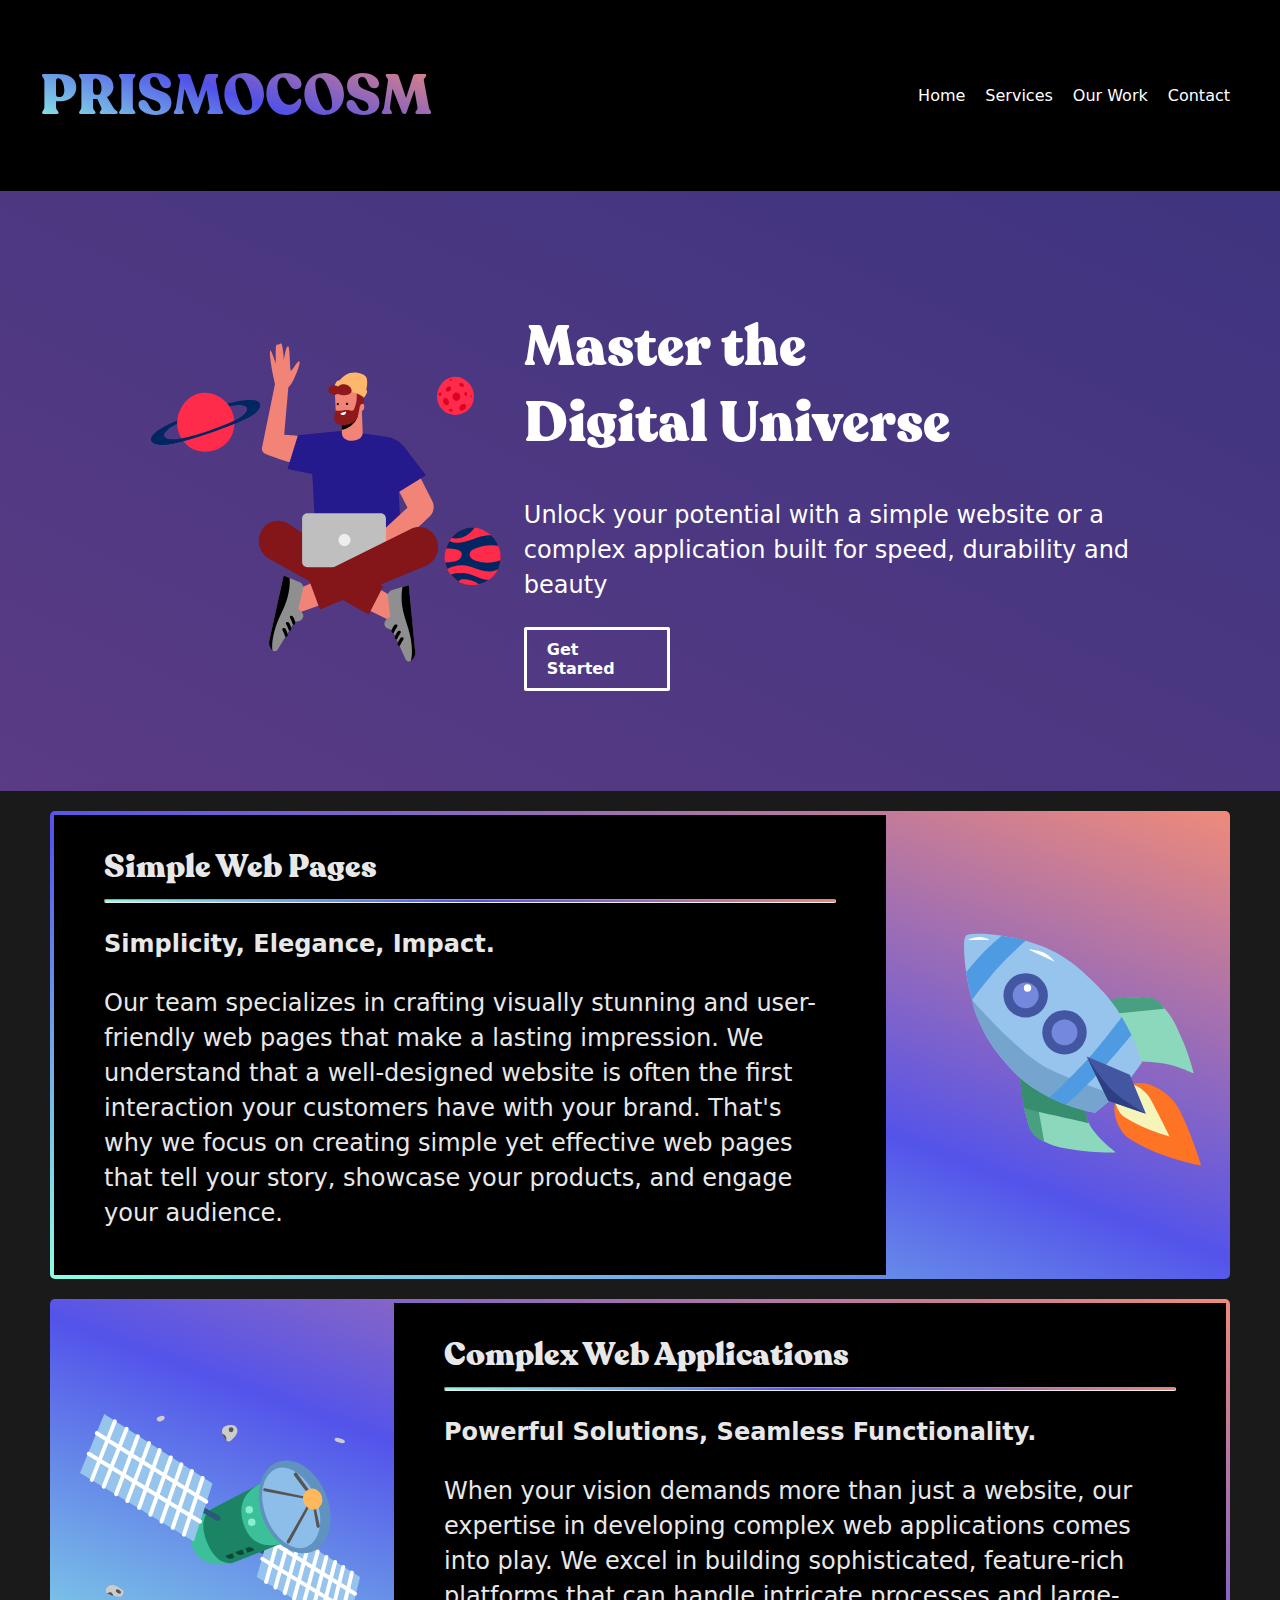
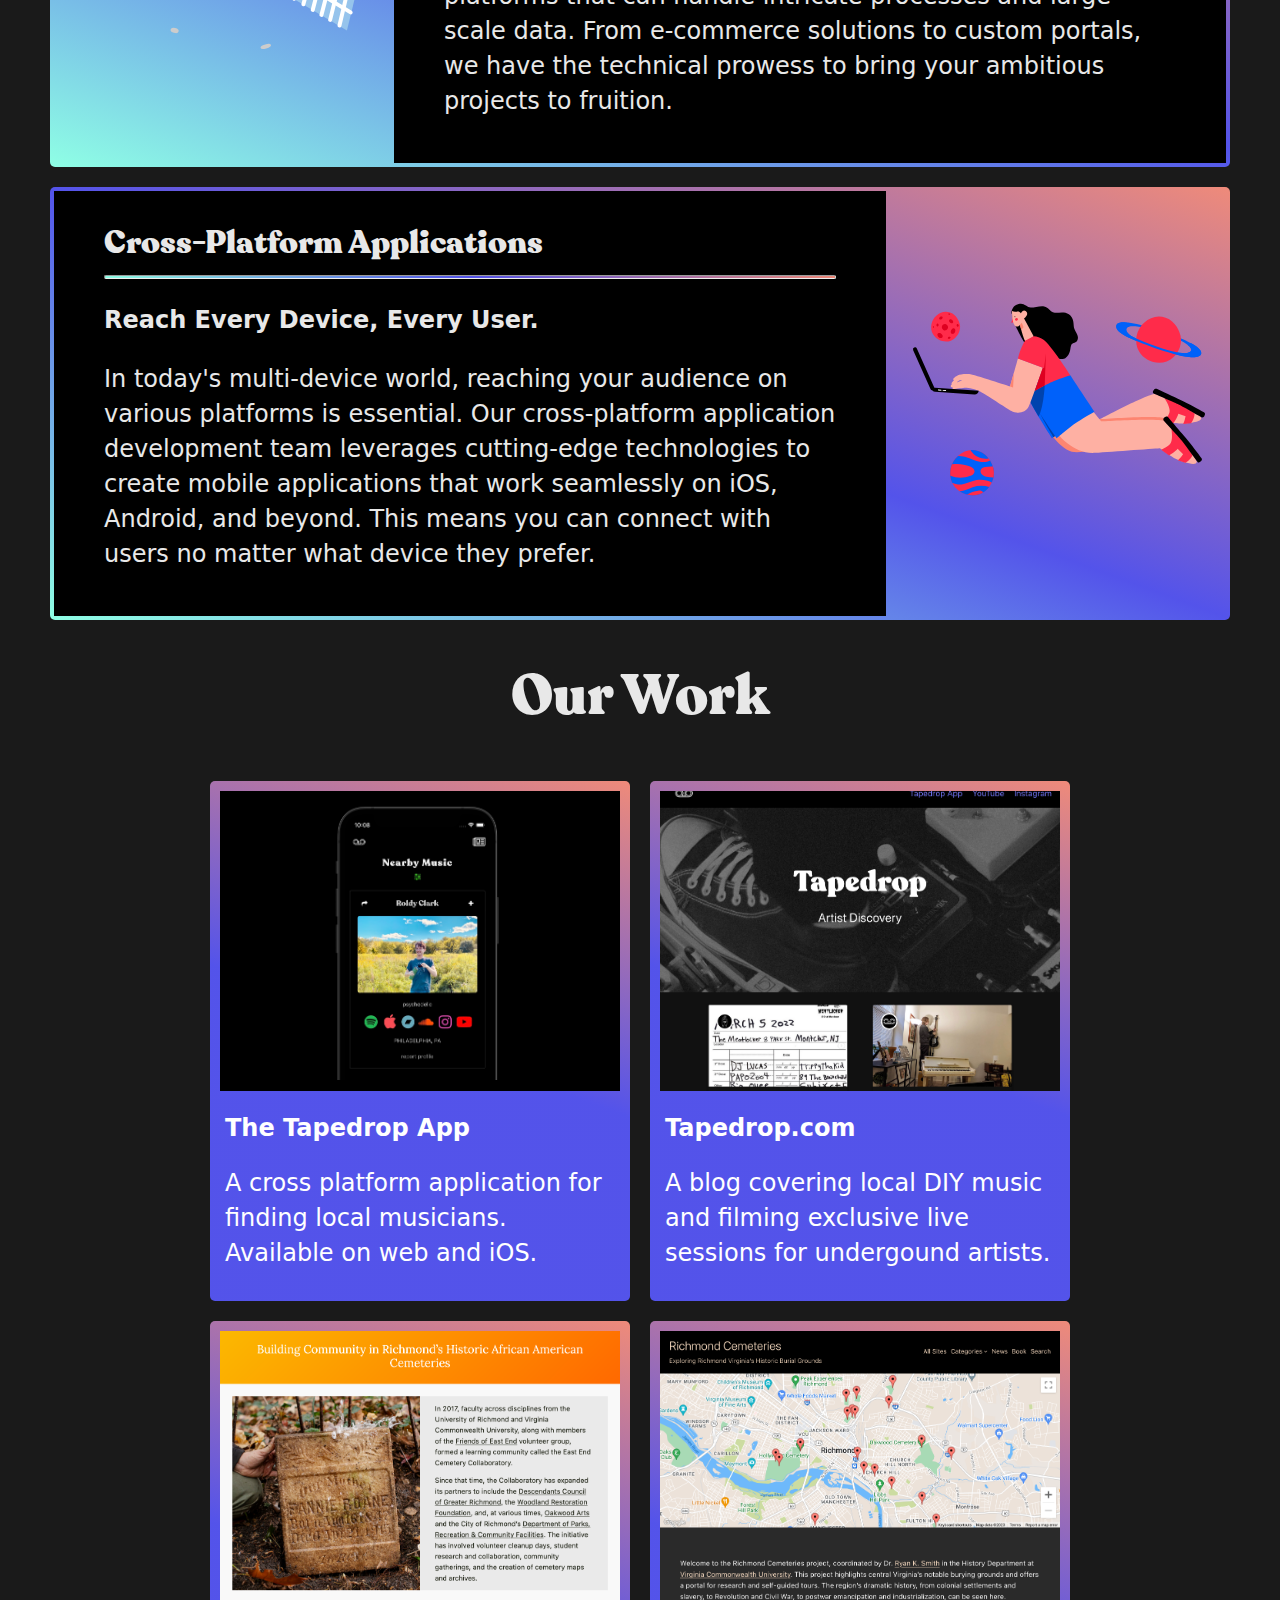
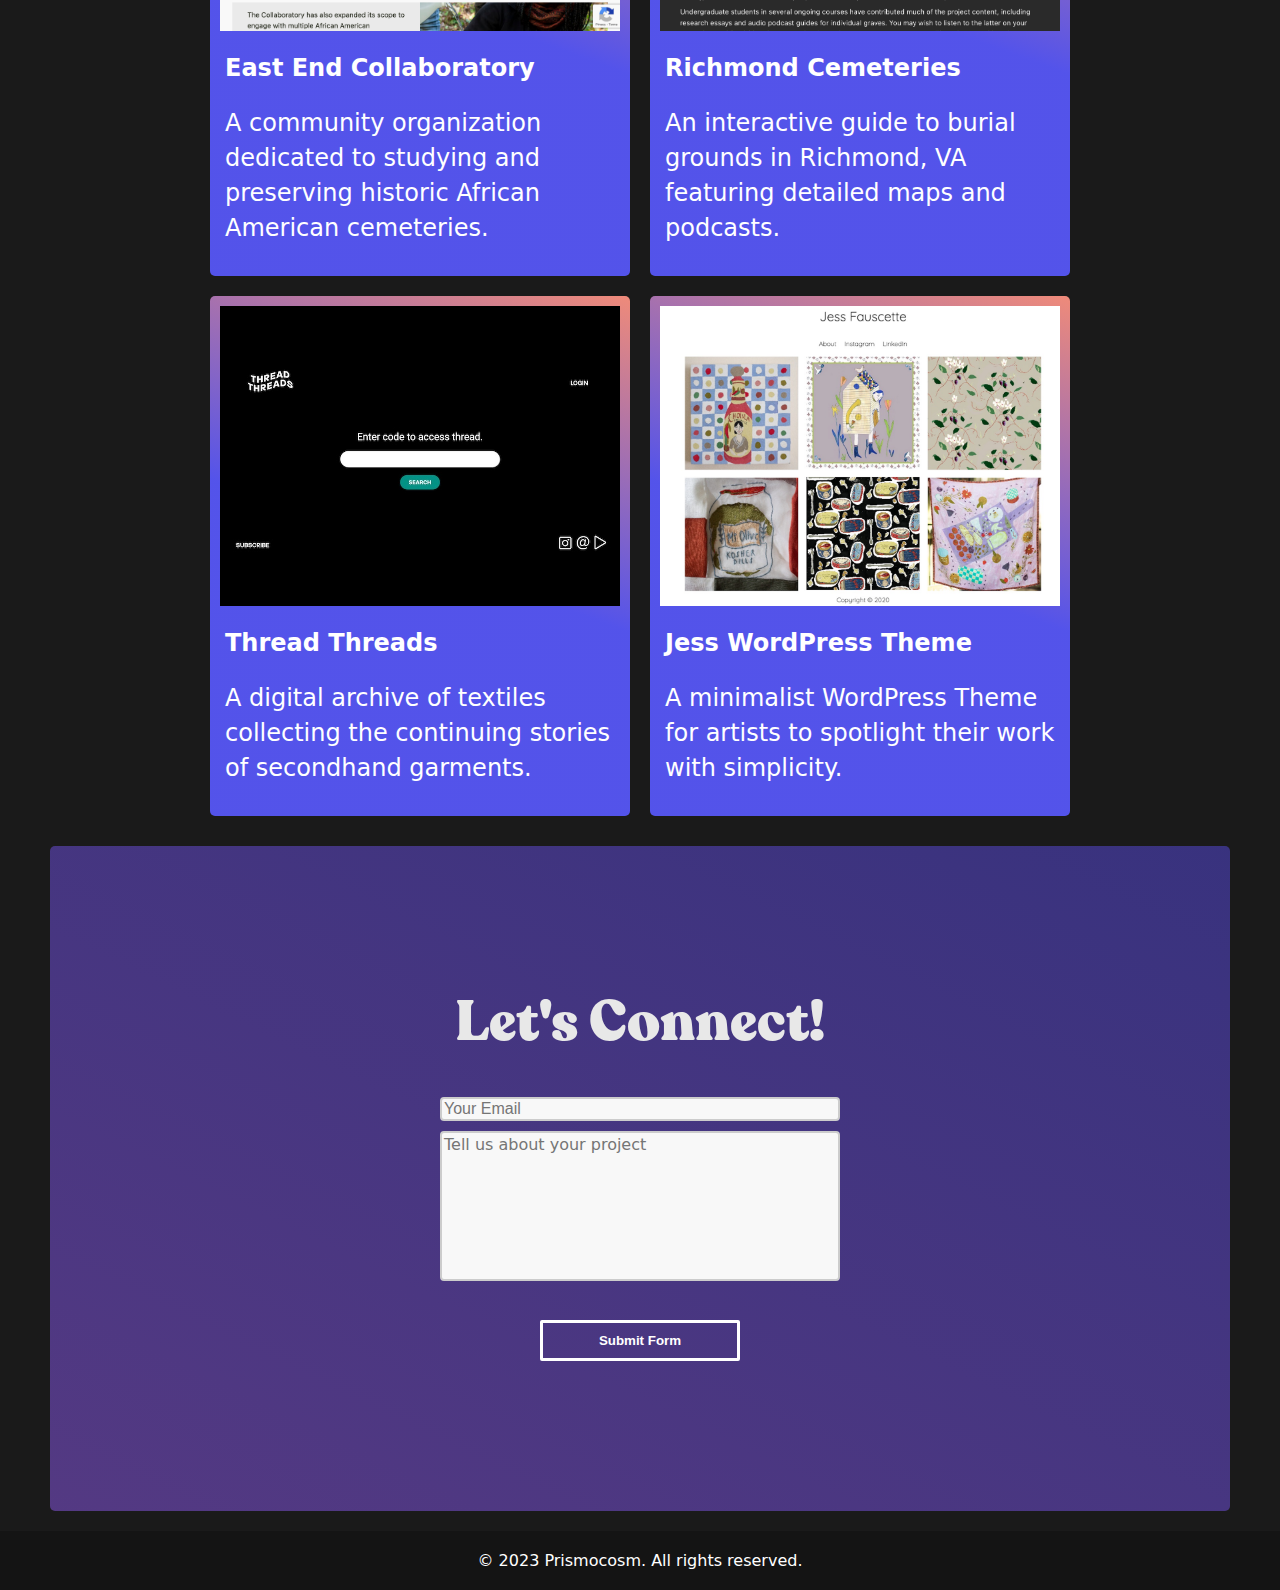
<file: index.html>
<!DOCTYPE html>
<html lang="en">
  <head>
    <meta charset="UTF-8" />
    <meta name="viewport" content="width=device-width, initial-scale=1.0" />
    <meta name="theme-color" content="#000000" />
    <title>PRISMOCOSM - Web and App Development</title>
    <link
      rel="stylesheet"
      type="text/css"
      href="./MyFontsWebfontsKit/MyFontsWebfontsKit.css"
    />
    <link rel="stylesheet" href="stylesheet.css" />
  </head>

  <body>
    <header>
      <div class="content-container">
        <div class="logo">
          <h1>PRISMOCOSM</h1>
        </div>
        <nav>
          <ul>
            <li><a href="#">Home</a></li>
            <li><a href="#services">Services</a></li>
            <li><a href="#portfolio">Our&nbsp;Work</a></li>
            <li><a href="#contact">Contact</a></li>
          </ul>
        </nav>
      </div>
    </header>
    <div class="cover">
      <div class="content-container">
        <img class="animation" id="worker" src="images/cover.svg" />
        <div>
          <h1>Master the Digital Universe</h1>
          <p>
            Unlock your potential with a simple website or a complex application
            built for speed, durability and beauty
          </p>
          <a href="#contact" class="transparent-button btn">Get Started</a>
        </div>
      </div>
    </div>
    <div class="main-content">
      <div class="content-container">
        <section id="services">
          <div class="card-border">
            <div class="card">
              <h2>Simple Web Pages</h2>
              <hr />
              <p><strong>Simplicity, Elegance, Impact.</strong></p>
              <p>
                Our team specializes in crafting visually stunning and
                user-friendly web pages that make a lasting impression. We
                understand that a well-designed website is often the first
                interaction your customers have with your brand. That's why we
                focus on creating simple yet effective web pages that tell your
                story, showcase your products, and engage your audience.
              </p>
            </div>
            <img class="animation" src="images/rocket.svg" />
          </div>
          <div class="card-border">
            <img class="animation" src="images/satellite.svg" />
            <div class="card">
              <h2>Complex Web Applications</h2>
              <hr />
              <p>
                <strong>Powerful Solutions, Seamless Functionality.</strong>
              </p>
              <p>
                When your vision demands more than just a website, our expertise
                in developing complex web applications comes into play. We excel
                in building sophisticated, feature-rich platforms that can
                handle intricate processes and large-scale data. From e-commerce
                solutions to custom portals, we have the technical prowess to
                bring your ambitious projects to fruition.
              </p>
            </div>
          </div>
          <div class="card-border">
            <div class="card">
              <h2>Cross-Platform Applications</h2>
              <hr />
              <p><strong>Reach Every Device, Every User.</strong></p>
              <p>
                In today's multi-device world, reaching your audience on various
                platforms is essential. Our cross-platform application
                development team leverages cutting-edge technologies to create
                mobile applications that work seamlessly on iOS, Android, and
                beyond. This means you can connect with users no matter what
                device they prefer.
              </p>
            </div>
            <img class="animation" src="images/working.svg" />
          </div>
        </section>
        <section id="portfolio">
          <h1>Our Work</h1>
          <div class="portfolio-container">
            <a href="https://app.tapedrop.com" target="_blank">
              <div class="portfolio-card">
                <div class="portfolio-img-container">
                  <img class="portfolio-img" src="images/tapedrop-app.jpg" />
                </div>
                <p><b>The Tapedrop App</b></p>
                <p>
                  A cross platform application for finding local musicians.
                  Available on web and iOS.
                </p>
              </div>
            </a>
            <a href="https://tapedrop.com" target="_blank">
              <div class="portfolio-card">
                <div class="portfolio-img-container">
                  <img class="portfolio-img" src="images/tapedrop-site.png" />
                </div>
                <p><b>Tapedrop.com</b></p>
                <p>
                  A blog covering local DIY music and filming exclusive live
                  sessions for undergound artists.
                </p>
              </div>
            </a>
            <a href="cemeterycollaboratory.org/" target="_blank">
              <div class="portfolio-card">
                <div class="portfolio-img-container">
                  <img class="portfolio-img" src="images/east-end.png" />
                </div>
                <p><b>East End Collaboratory</b></p>
                <p>
                  A community organization dedicated to studying and preserving
                  historic African American cemeteries.
                </p>
              </div>
            </a>
            <a href="https://www.richmondcemeteries.org" target="_blank">
              <div class="portfolio-card">
                <div class="portfolio-img-container">
                  <img class="portfolio-img" src="images/rva-cem.png" />
                </div>
                <p><b>Richmond Cemeteries</b></p>
                <p>
                  An interactive guide to burial grounds in Richmond, VA
                  featuring detailed maps and podcasts.
                </p>
              </div>
            </a>
            <a href="https://abbyhollis.com/threadthreads" target="_blank">
              <div class="portfolio-card">
                <div class="portfolio-img-container">
                  <img class="portfolio-img" src="images/threadthreads.jpg" />
                </div>
                <p><b>Thread Threads</b></p>
                <p>
                  A digital archive of textiles collecting the continuing
                  stories of secondhand garments.
                </p>
              </div>
            </a>
            <a href="https://prismocosm.gumroad.com/l/rclfob" target="_blank">
              <div class="portfolio-card">
                <div class="portfolio-img-container">
                  <img class="portfolio-img" src="images/jesstheme.jpg" />
                </div>
                <p><b>Jess WordPress Theme</b></p>
                <p>
                  A minimalist WordPress Theme for artists to spotlight their
                  work with simplicity.
                </p>
              </div>
            </a>
          </div>
        </section>
        <section id="contact">
          <div class="card-border">
            <h1>Let's Connect!</h1>
            <form action="https://api.web3forms.com/submit" method="POST">
              <input
                type="hidden"
                name="access_key"
                value="b90c6829-193f-4476-9d03-9d0d634414b8"
              />
              <input
                type="email"
                name="email"
                placeholder="Your Email"
                required
              />
              <textarea
                name="message"
                placeholder="Tell us about your project"
                required
              ></textarea>
              <div class="h-captcha" data-captcha="true"></div>
              <button type="submit" class="transparent-button btn">
                Submit Form
              </button>
            </form>
            <script src="https://web3forms.com/client/script.js" async defer></script>
          </div>
        </section>
      </div>
    </div>
    <footer>&copy; 2023 Prismocosm. All rights reserved.</footer>
  </body>
</html>
</file>
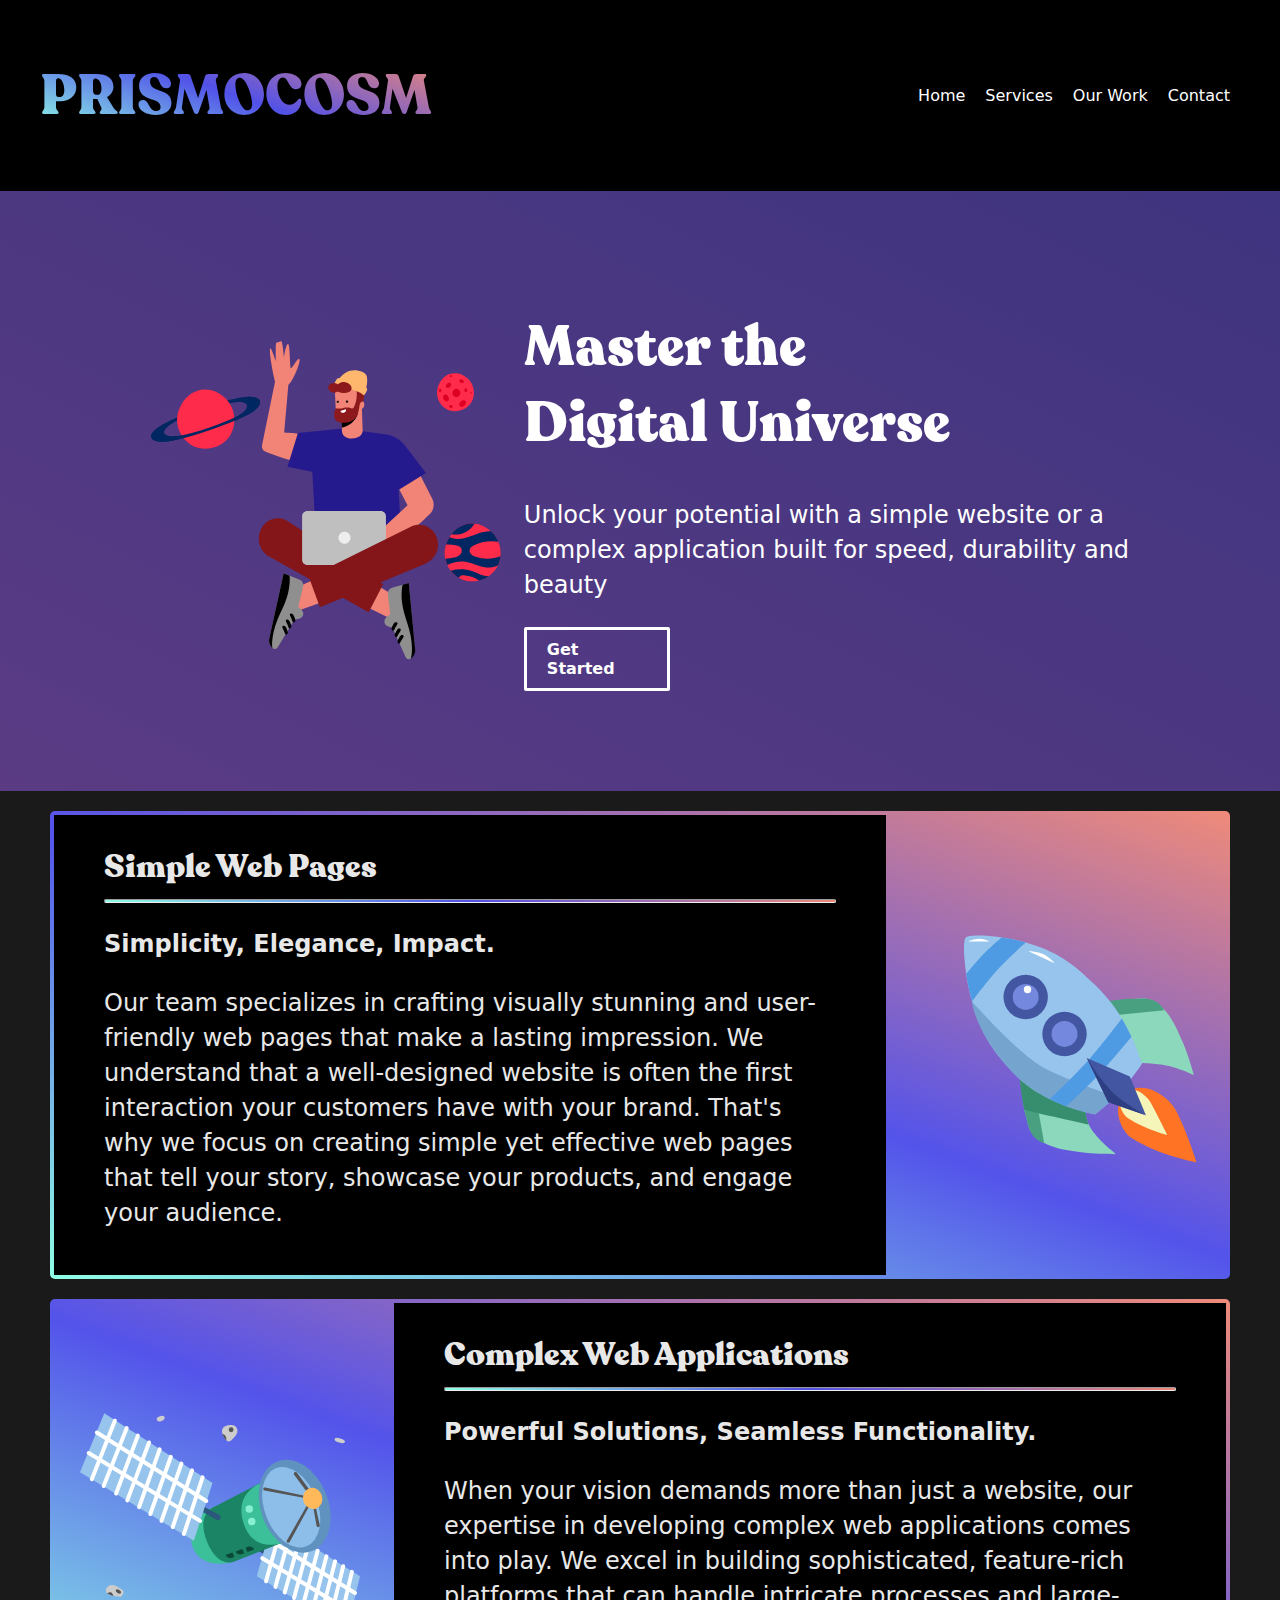
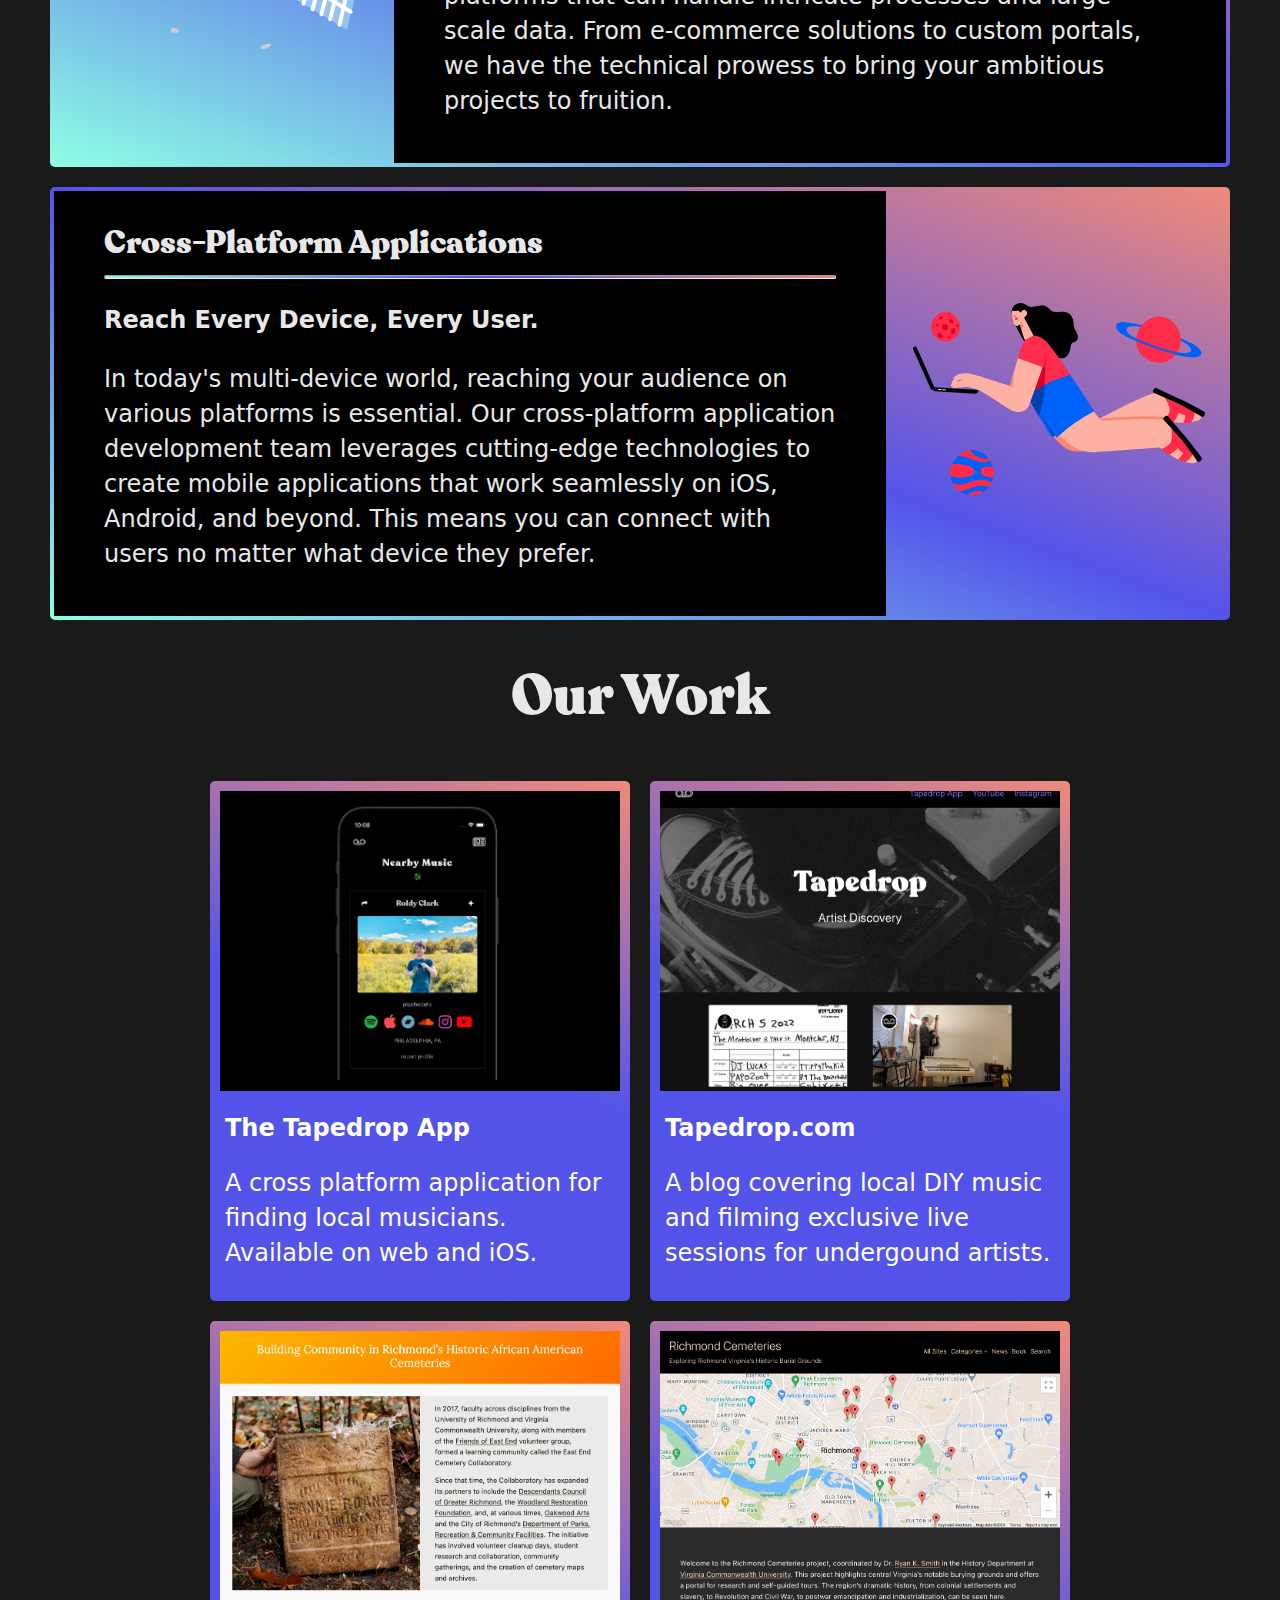
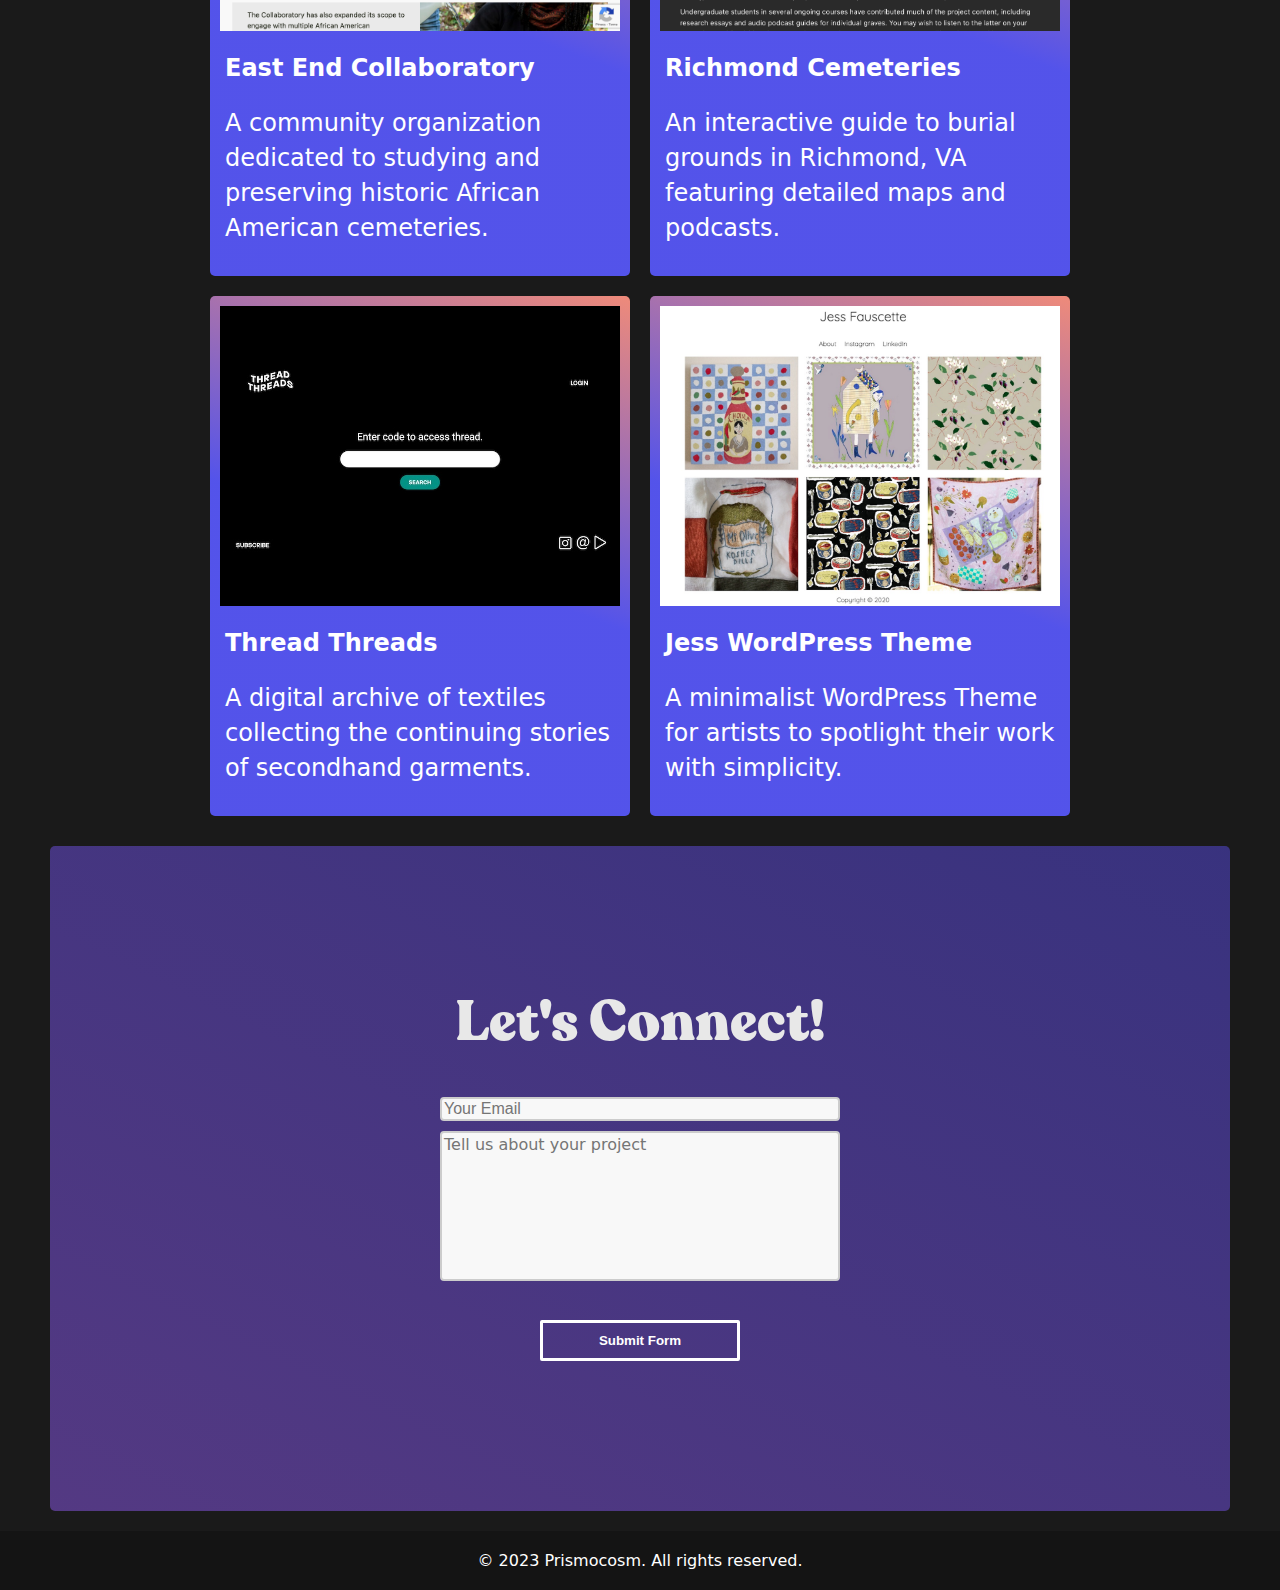
<file: prismoscosm.html>
<!DOCTYPE html>
<html lang="en">
  <head>
    <meta charset="UTF-8" />
    <meta name="viewport" content="width=device-width, initial-scale=1.0" />
    <title>PRISMOCOSM - Web and App Development</title>
    <link
      rel="stylesheet"
      type="text/css"
      href="./MyFontsWebfontsKit/MyFontsWebfontsKit.css"
    />
    <link rel="stylesheet" href="stylesheet.css" />
  </head>

  <body>
    <header>
      <div class="content-container">
        <div class="logo">
          <h1>PRISMOCOSM</h1>
        </div>
        <nav>
          <ul>
            <li><a href="#">Home</a></li>
            <li><a href="#services">Services</a></li>
            <li><a href="#portfolio">Our Work</a></li>
            <li><a href="#contact">Contact</a></li>
          </ul>
        </nav>
      </div>
    </header>
    <div class="cover">
      <div class="content-container">
        <img class="animation" id="worker" src="images/cover.svg" />
        <div>
          <h1>Master the Digital Universe</h1>
          <p>
            Unlock your potential with a simple website or a complex application
            built for speed, durability and beauty
          </p>
          <a href="#contact" class="transparent-button btn">Get Started</a>
        </div>
      </div>
    </div>
    <div class="main-content">
      <div class="content-container">
        <section id="services">
          <div class="card-border">
            <div class="card">
              <h2>Simple Web Pages</h2>
              <hr />
              <p><strong>Simplicity, Elegance, Impact.</strong></p>
              <p>
                Our team specializes in crafting visually stunning and
                user-friendly web pages that make a lasting impression. We
                understand that a well-designed website is often the first
                interaction your customers have with your brand. That's why we
                focus on creating simple yet effective web pages that tell your
                story, showcase your products, and engage your audience.
              </p>
            </div>
            <img class="animation" src="images/rocket.svg" />
          </div>
          <div class="card-border">
            <img class="animation" src="images/satellite.svg" />
            <div class="card">
              <h2>Complex Web Applications</h2>
              <hr />
              <p>
                <strong>Powerful Solutions, Seamless Functionality.</strong>
              </p>
              <p>
                When your vision demands more than just a website, our expertise
                in developing complex web applications comes into play. We excel
                in building sophisticated, feature-rich platforms that can
                handle intricate processes and large-scale data. From e-commerce
                solutions to custom portals, we have the technical prowess to
                bring your ambitious projects to fruition.
              </p>
            </div>
          </div>
          <div class="card-border">
            <div class="card">
              <h2>Cross-Platform Applications</h2>
              <hr />
              <p><strong>Reach Every Device, Every User.</strong></p>
              <p>
                In today's multi-device world, reaching your audience on various
                platforms is essential. Our cross-platform application
                development team leverages cutting-edge technologies to create
                mobile applications that work seamlessly on iOS, Android, and
                beyond. This means you can connect with users no matter what
                device they prefer.
              </p>
            </div>
            <img class="animation" src="images/working.svg" />
          </div>
        </section>
        <section id="portfolio">
          <h1>Our Work</h1>
          <div class="portfolio-container">
            <a href="https://app.tapedrop.com" target="_blank">
              <div class="portfolio-card">
                <div class="portfolio-img-container">
                  <img class="portfolio-img" src="images/tapedrop-app.jpg" />
                </div>
                <p><b>The Tapedrop App</b></p>
                <p>
                  A cross platform application for finding local musicians.
                  Available on web and iOS.
                </p>
              </div>
            </a>
            <a href="https://tapedrop.com" target="_blank">
              <div class="portfolio-card">
                <div class="portfolio-img-container">
                  <img class="portfolio-img" src="images/tapedrop-site.png" />
                </div>
                <p><b>Tapedrop.com</b></p>
                <p>
                  A blog covering local DIY music and filming exclusive live
                  sessions for undergound artists.
                </p>
              </div>
            </a>
            <a href="cemeterycollaboratory.org/" target="_blank">
              <div class="portfolio-card">
                <div class="portfolio-img-container">
                  <img class="portfolio-img" src="images/east-end.png" />
                </div>
                <p><b>East End Collaboratory</b></p>
                <p>
                  A community organization dedicated to studying and preserving
                  historic African American cemeteries.
                </p>
              </div>
            </a>
            <a href="https://www.richmondcemeteries.org" target="_blank">
              <div class="portfolio-card">
                <div class="portfolio-img-container">
                  <img class="portfolio-img" src="images/rva-cem.png" />
                </div>
                <p><b>Richmond Cemeteries</b></p>
                <p>
                  An interactive guide to burial grounds in Richmond, VA
                  featuring detailed maps and podcasts.
                </p>
              </div>
            </a>
            <a href="https://abbyhollis.com/threadthreads" target="_blank">
              <div class="portfolio-card">
                <div class="portfolio-img-container">
                  <img class="portfolio-img" src="images/threadthreads.jpg" />
                </div>
                <p><b>Thread Threads</b></p>
                <p>
                  A digital archive of textiles collecting the continuing
                  stories of secondhand garments.
                </p>
              </div>
            </a>
            <a href="https://prismocosm.gumroad.com/l/rclfob" target="_blank">
              <div class="portfolio-card">
                <div class="portfolio-img-container">
                  <img class="portfolio-img" src="images/jesstheme.jpg" />
                </div>
                <p><b>Jess WordPress Theme</b></p>
                <p>
                  A minimalist WordPress Theme for artists to spotlight their
                  work with simplicity.
                </p>
              </div>
            </a>
          </div>
        </section>
        <section id="contact">
          <div class="card-border">
            <h1>Let's Connect!</h1>
            <form action="https://api.web3forms.com/submit" method="POST">
              <input
                type="hidden"
                name="access_key"
                value="b90c6829-193f-4476-9d03-9d0d634414b8"
              />
              <input
                type="email"
                name="email"
                placeholder="Your Email"
                required
              />
              <textarea
                name="message"
                placeholder="Tell us about your project"
                required
              ></textarea>
              <div class="h-captcha" data-captcha="true"></div>
              <button type="submit" class="transparent-button btn">
                Submit Form
              </button>
            </form>
          </div>
        </section>
      </div>
    </div>
    <footer>&copy; 2023 Prismocosm. All rights reserved.</footer>
  </body>
</html>
</file>
<file: MyFontsWebfontsKit/MyFontsWebfontsKit.css>
/**
 * @license
 * MyFonts Webfont Build ID 3867246, 2020-12-16T11:57:38-0500
 * 
 * The fonts listed in this notice are subject to the End User License
 * Agreement(s) entered into by the website owner. All other parties are 
 * explicitly restricted from using the Licensed Webfonts(s).
 * 
 * You may obtain a valid license at the URLs below.
 * 
 * Webfont: Recoleta Black by Latinotype
 * URL: https://www.myfonts.com/products/black-recoleta-202980
 * Copyright: Copyright © 2023 Monotype Imaging Inc. All rights reserved.
 * 
 * © 2023 MyFonts Inc. */


  
@font-face {
  font-family: "RecoletaBlack";
  src: url('webFonts/RecoletaBlack/font.woff2') format('woff2'), url('webFonts/RecoletaBlack/font.woff') format('woff');
}
</file>
<file: stylesheet.css>
h1,
h2 {
  font-family: RecoletaBlack;
}

h1 {
  font-size: 3.5rem;
}

h2 {
  font-size: 2rem;
}

p {
  font-size: 1.5rem;
  line-height: 35px;
}

@media screen and (max-width: 600px) {
  h1 {
    font-size: 1.8rem;
  }
  h2 {
    font-size: 1.5rem;
  }
  p {
    line-height: normal;
    font-size: 1rem;
  }
}

html {
  scroll-behavior: smooth;
}

body {
  margin: 0;
  padding: 0;
  color: rgb(232, 232, 232);
  background: linear-gradient(
    45deg,
    rgba(0, 0, 0, 0.897),
    rgba(0, 0, 0, 0.897)
  );
  font-family: system-ui, -apple-system, BlinkMacSystemFont, "Segoe UI", Roboto,
    Oxygen, Ubuntu, Cantarell, "Open Sans", "Helvetica Neue", sans-serif;
}

header {
  color: rgb(232, 232, 232);
  background-color: #000000;
  padding: 20px 0;
}

.content-container {
  position: relative;
  margin: auto;
  max-width: 1200px;
  z-index: 1;
}

header .content-container {
  display: flex;
  align-items: center;
  justify-content: space-between;
  flex-wrap: wrap;
  padding: 0 20px;
}

@media screen and (max-width: 745px) {
  header .content-container {
    justify-content: center;
  }
}

.logo {
  display: flex;
}

.logo h1 {
  background: linear-gradient(
    20deg,
    rgb(143, 255, 229) 0%,
    rgba(89, 89, 255, 0.91) 50%,
    rgba(255, 147, 129, 0.93) 100%
  );
  background-clip: text;
  -webkit-background-clip: text;
  -webkit-text-fill-color: transparent;
}

nav ul {
  display: flex;
  list-style: none;
  padding: 0;
}

nav ul li {
  display: inline;
  margin: 0 10px;
}

nav a {
  text-decoration: none;
  color: #fff;
}

.cover {
  position: relative;
  padding: 80px 20px;
  color: white;
  text-align: left;
  background: linear-gradient(206deg, #101029, #30307d, #663e86, #ffa755);
  background-size: 600% 600%;

  -webkit-animation: SpaceTravel 30s ease infinite;
  animation: SpaceTravel 30s ease infinite;
}

@-webkit-keyframes SpaceTravel {
  0% {
    background-position: 84% 0%;
  }
  50% {
    background-position: 17% 100%;
  }
  100% {
    background-position: 84% 0%;
  }
}
@keyframes SpaceTravel {
  0% {
    background-position: 84% 0%;
  }
  50% {
    background-position: 17% 100%;
  }
  100% {
    background-position: 84% 0%;
  }
}

@media screen and (max-width: 600px) {
  .content-container {
    padding: 5px;
  }
  .cover {
    padding: 30px 20px;
  }
}

.cover h1 {
  max-width: 450px;
}

.cover .content-container {
  display: flex;
  max-width: 1000px;
}

.cover .animation {
  width: 800px;
}

@media screen and (max-width: 1200px) {
  .cover .animation {
    display: none;
  }
}

button:hover {
  cursor: pointer;
}

.transparent-button {
  display: block;
  margin: 20px 0;
  padding: 10px 20px;
  color: #fff;
  text-decoration: none;
  border-color: white;
  border-style: solid;
  border-width: 3px;
  border-radius: 2px;
  font-weight: bold;
  background-color: transparent;
}

.cover .btn {
  width: 100px;
}

@media screen and (max-width: 745px) {
  .cover .btn {
    margin: 20px auto;
  }
  .cover h1 {
    text-align: center;
    max-width: none;
  }
}

#contact .btn {
  margin: auto;
  width: 200px;
}

#services .animation {
  flex-shrink: 0;
  margin: 20px;
  width: 300px;
}

.card-border {
  display: flex;
  margin: 20px 10px;
  background: linear-gradient(
    20deg,
    rgb(143, 255, 229) 0%,
    rgba(89, 89, 255, 0.91) 50%,
    rgba(255, 147, 129, 0.93) 100%
  );
  border-radius: 5px;
}

#portfolio .card-border {
  text-align: center;
  display: block;
  padding: 1px 0;
}

#contact .card-border {
  background: linear-gradient(206deg, #101029, #30307d, #663e86, #ffa755);
  background-size: 600% 600%;

  -webkit-animation: SpaceTravel 30s ease infinite;
  animation: SpaceTravel 30s ease infinite;
  text-align: center;
  display: block;
  padding: 10px;
  padding-top: 100px;
  padding-bottom: 150px;
}

.card {
  background-color: #000000;
  padding: 20px 50px;
  margin: 4px;
}

@media screen and (max-width: 745px) {
  .card {
    padding: 20px 30px;
  }
}

.card h2 {
  margin: 10px 0;
}

.card hr {
  background: linear-gradient(
    20deg,
    rgb(143, 255, 229) 0%,
    rgba(89, 89, 255, 0.91) 50%,
    rgba(255, 147, 129, 0.93) 100%
  );
  height: 2px;
  border-radius: 5px;
}

@media screen and (max-width: 900px) {
  .card-border .animation {
    display: none;
  }
}

.portfolio-container {
  display: flex;
  flex-wrap: wrap;
  margin: auto;
  justify-content: center;
}

#portfolio h1 {
  text-align: center;
}

#portfolio a {
  max-width: 100%;
  text-decoration: none;
}

#portfolio .card {
  padding: 20px;
}

.portfolio-card {
  text-align: left;
  max-width: 400px;
  background: linear-gradient(
    20deg,
    rgba(89, 89, 255, 0.91) 50%,
    rgba(255, 147, 129, 0.93) 100%
  );
  margin: 10px;
  padding: 10px;
  border-radius: 5px;
  position: relative;
  top: 0;
  transition: top ease 0.5s;
}

.portfolio-img-container {
  height: 300px;
  background-color: #000000;
  overflow: hidden;
  display: flex;
  align-items: center;
  justify-content: center;
}

.portfolio-img {
  width: 400px;
}

.portfolio-card p {
  margin: 20px 5px;
  text-decoration: none;
  color: white;
}

.portfolio-card:hover {
  top: -10px;
}

input {
  width: 100%;
  display: block;
  margin: 10px auto;
  max-width: 400px;
  box-sizing: border-box;
  border: 2px solid #ccc;
  border-radius: 4px;
  background-color: #f8f8f8;
  font-size: 16px;
}

textarea {
  width: 100%;
  max-width: 400px;
  height: 150px;
  margin-bottom: 20px;
  box-sizing: border-box;
  border: 2px solid #ccc;
  border-radius: 4px;
  background-color: #f8f8f8;
  font-size: 16px;
  font-family: system-ui, -apple-system, BlinkMacSystemFont, "Segoe UI", Roboto,
    Oxygen, Ubuntu, Cantarell, "Open Sans", "Helvetica Neue", sans-serif;
  resize: none;
}

.h-captcha{
  margin-bottom: 15px;
}

footer {
  background-color: #141414dd;
  color: #fff;
  text-align: center;
  padding: 20px 0;
}
</file>
